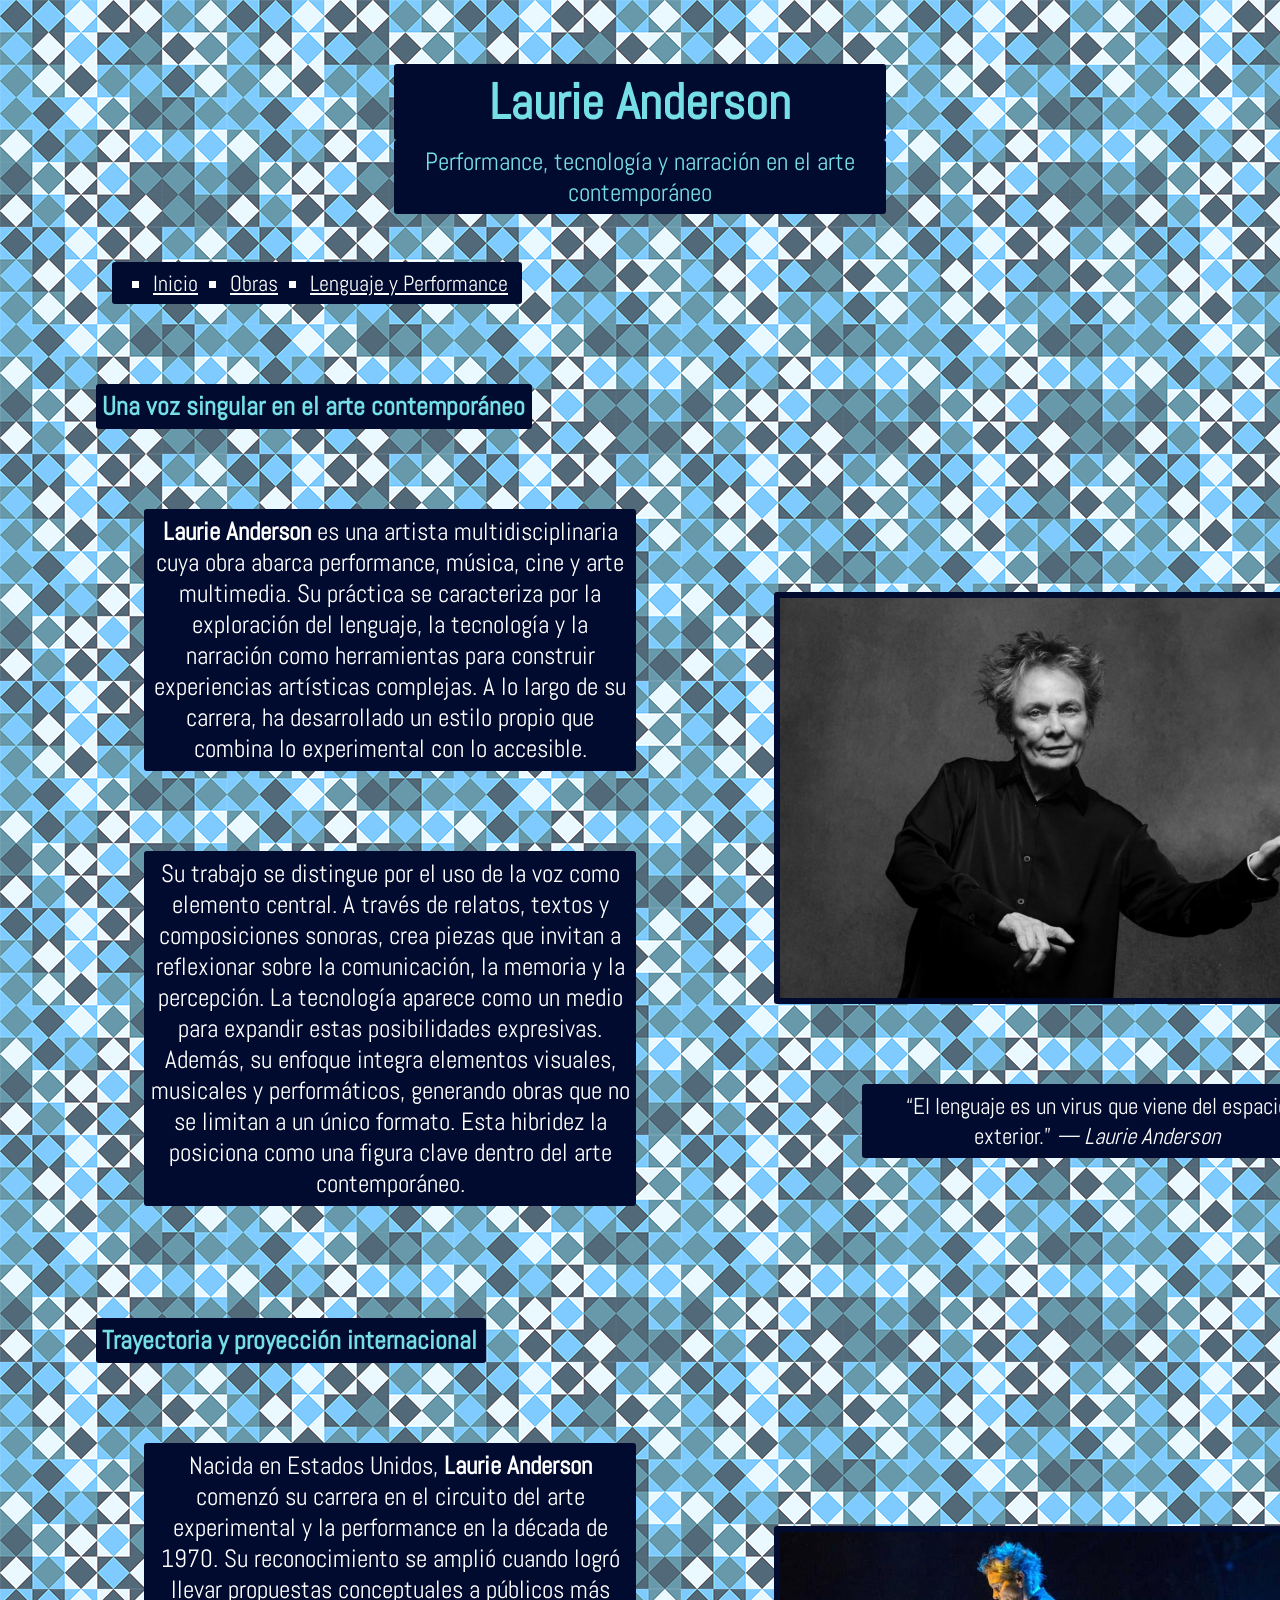
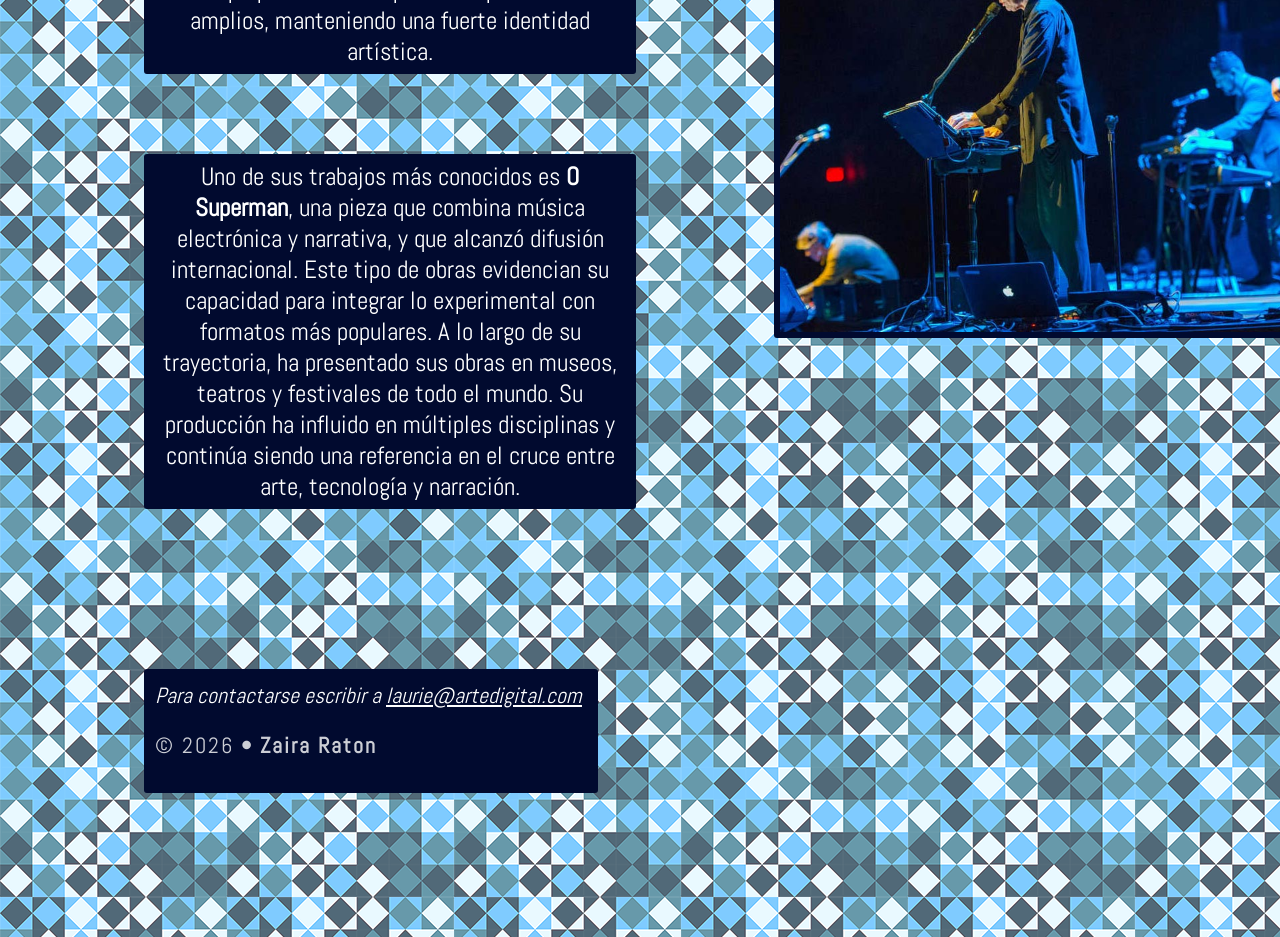
<file: docs/index.html>
<!DOCTYPE html>
<html lang="es">

<head>
    <meta charset="UTF-8">
    <title>Laurie Anderson - Inicio</title>
    <link href="css/estilos.css" rel="stylesheet">

    <link rel="preconnect" href="https://fonts.googleapis.com">
    <link rel="preconnect" href="https://fonts.gstatic.com" crossorigin>
    <link href="https://fonts.googleapis.com/css2?family=Abel&display=swap" rel="stylesheet">
</head>

<body>

    <header>
        <div class="contenedor-general">
        <h1 class="contenedor">Laurie Anderson</h1>
        <p class="contenedor parrafo-titulo">Performance, tecnología y narración en el arte contemporáneo</p>
        <nav>
            <ul id="nav">
                <li><a href="index.html">Inicio</a></li>
                <li><a href="obras.html">Obras</a></li>
                <li><a href="lenguaje-artistico.html">Lenguaje y Performance</a></li>
            </ul>
        </nav>
        </div>
    </header>

    <main>

<section class="article1">
<div>
    <h2 class="encabezados w1 titulo-normal">Una voz singular en el arte contemporáneo</h2>
    <p class="parrafo clases"><span>Laurie Anderson</span> es una artista multidisciplinaria cuya obra abarca performance, música, cine y arte multimedia.
        Su práctica se caracteriza por la exploración del lenguaje, la tecnología y la narración como herramientas para
        construir experiencias artísticas complejas. A lo largo de su carrera, ha desarrollado un estilo propio que combina lo
        experimental con lo accesible.
    </p>


    <p class="parrafo clases">Su trabajo se distingue por el uso de la voz como elemento central. A través de relatos, textos y composiciones
        sonoras, crea piezas que invitan a reflexionar sobre la comunicación, la memoria y la percepción. La tecnología 
        aparece como un medio para expandir estas posibilidades expresivas.
        Además, su enfoque integra elementos visuales, musicales y performáticos, generando obras que no se limitan a un
        único formato. Esta hibridez la posiciona como una figura clave dentro del arte contemporáneo.
    </p>
</div>
<div>
<div class="galeria">
        <img src="img/anderson-1.jpg" alt="Laurie Anderson" width="600" height="400">
</div>
        <blockquote>
            <p class="parrafo cita">“El lenguaje es un virus que viene del espacio exterior.” <cite> — Laurie Anderson</cite></p>
        </blockquote>

</div>  
</section>

<article class="article1">
    <div>

    <h2 class="encabezados w2 titulo-normal">Trayectoria y proyección internacional</h2>
    <p class="parrafo clases">Nacida en Estados Unidos, <span>Laurie Anderson</span> comenzó su carrera en el circuito del arte experimental y la
        performance en la década de 1970. Su reconocimiento se amplió cuando logró llevar propuestas
        conceptuales a públicos más amplios, manteniendo una fuerte identidad artística.
    </p>

    <p class="parrafo clases">Uno de sus trabajos más conocidos es <span>O Superman</span>, una pieza que combina música electrónica y narrativa, y
        que alcanzó difusión internacional. Este tipo de obras evidencian su capacidad para integrar lo experimental
        con formatos más populares.
        A lo largo de su trayectoria, ha presentado sus obras en museos, teatros y festivales de todo el mundo.
        Su producción ha influido en múltiples disciplinas y continúa siendo una referencia en el cruce entre arte,
        tecnología y narración.
    </p> 
</div>
    <div class="galeria">
    
        <img src="img/anderson-2.jpg" alt="Laurie Anderson" width="600" height="400">
    
    </div>
   
    </article>      
    <footer>
            <address>
                Para contactarse escribir a <a href="mailto:laurie@artedigital.com">laurie@artedigital.com</a>
            </address>
            <p>© 2026 <span>• Zaira Raton</span></p>
        </footer>

</main>
<!--Declaración de uso de IA.
Use la IA para verificar si estaba bien organizado el HTML y el CSS, tambien para agregar contenido en OBRAS-->
</body>

</html>
</file>
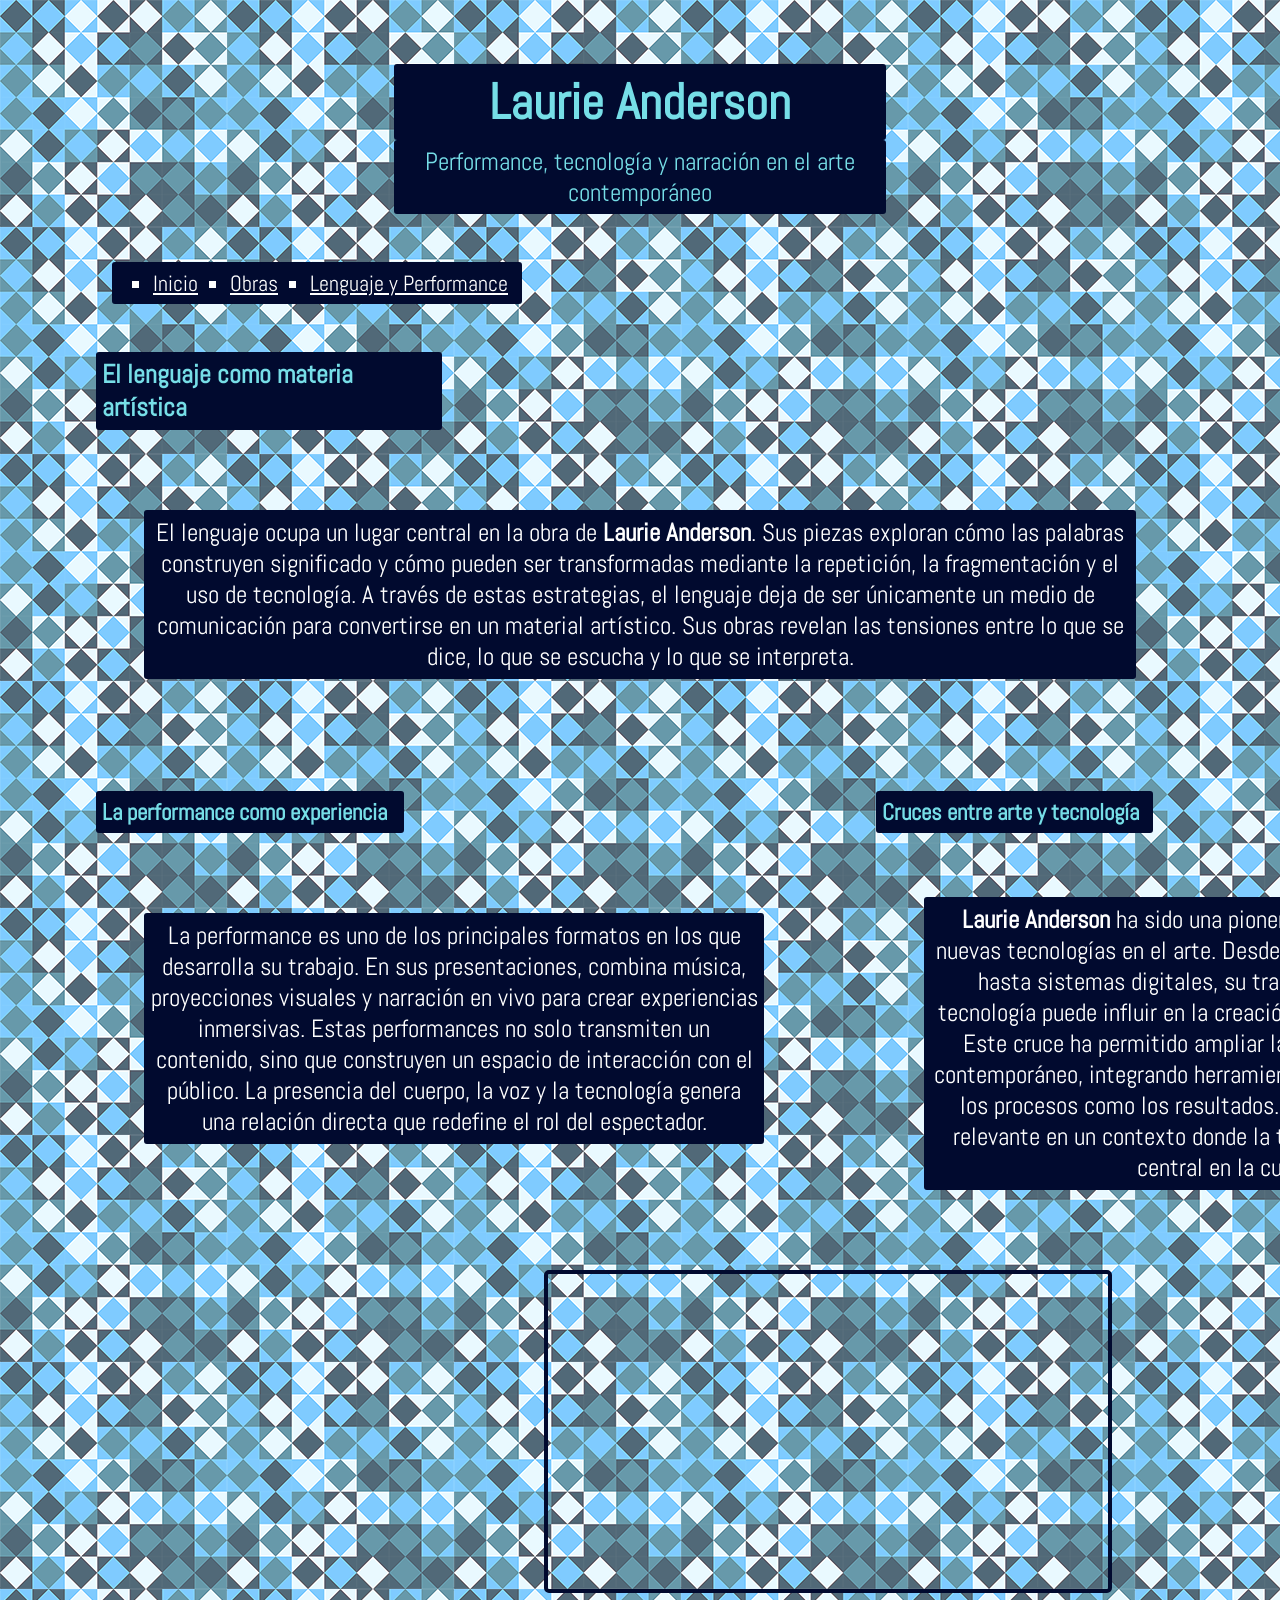
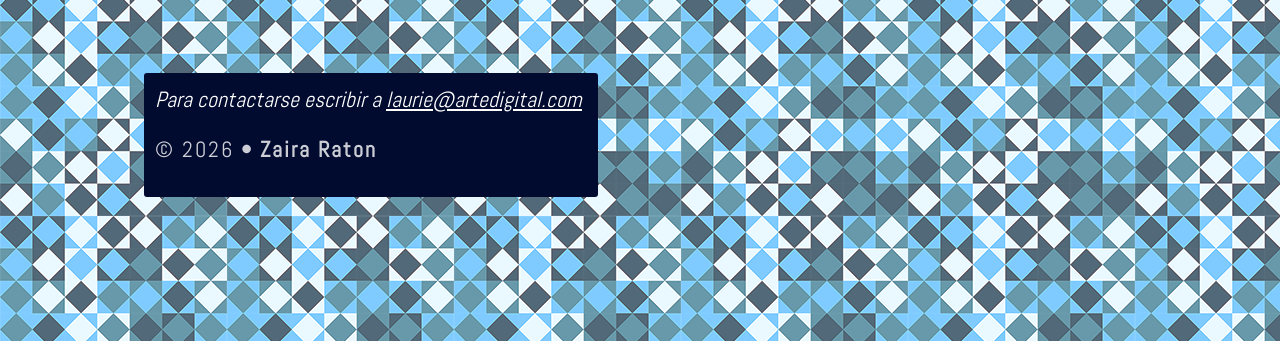
<file: docs/lenguaje-artistico.html>
<!DOCTYPE html>
<html lang="es">

<head>
    <meta charset="UTF-8">
    <title>Laurie Anderson - Lenguaje y Performance</title>
    <link  href="css/estilos.css" rel="stylesheet">

    <link rel="preconnect" href="https://fonts.googleapis.com">
    <link rel="preconnect" href="https://fonts.gstatic.com" crossorigin>
    <link href="https://fonts.googleapis.com/css2?family=Abel&display=swap" rel="stylesheet">
</head>

<body>

    <header>
        <div class="contenedor-general">
        <h1  class="contenedor">Laurie Anderson</h1>
        <p class="contenedor parrafo-titulo">Performance, tecnología y narración en el arte contemporáneo</p>
        <nav>
            <ul id="nav">
                <li><a href="index.html">Inicio</a></li>
                <li><a href="obras.html">Obras</a></li>
                <li><a href="lenguaje-artistico.html">Lenguaje y Performance</a></li>
            </ul>
        </nav>
    </div>
    </header>

<main>
    <section>
        <div>
        <h2 class="encabezados w5 titulo-normal">El lenguaje como materia artística</h2>
        <p class="parrafo">El lenguaje ocupa un lugar central en la obra de <span>Laurie Anderson</span>. Sus piezas exploran cómo las palabras
            construyen significado y cómo pueden ser transformadas mediante la repetición, la fragmentación y el uso de
            tecnología.
            A través de estas estrategias, el lenguaje deja de ser únicamente un medio de comunicación para convertirse
            en un material artístico. Sus obras revelan las tensiones entre lo que se dice, lo que se escucha y lo que
            se interpreta.</p>
            </div>
        </section>

    <article>
        <div class="div">
        <div>
        <h2 class="encabezados w6 titulo-chico">La performance como experiencia</h2>
        <p class="parrafo p1art">La performance es uno de los principales formatos en los que desarrolla su trabajo. En sus presentaciones,
            combina música, proyecciones visuales y narración en vivo para crear experiencias inmersivas.
            Estas performances no solo transmiten un contenido, sino que construyen un espacio de interacción con el
            público. La presencia del cuerpo, la voz y la tecnología genera una relación directa que redefine el rol del
            espectador.</p>
                </div>

        <div>
        <h2 class="encabezados w7 titulo-chico">Cruces entre arte y tecnología</h2>
        <p class="parrafo p2art"><span>Laurie Anderson</span> ha sido una pionera en la incorporación de nuevas tecnologías en el arte. Desde instrumentos
            modificados hasta sistemas digitales, su trabajo investiga cómo la tecnología puede influir en la creación y la
            percepción artística.
            Este cruce ha permitido ampliar las posibilidades del arte contemporáneo, integrando herramientas que
            transforman tanto los procesos como los resultados. Su obra continúa siendo relevante en un contexto donde la
            tecnología ocupa un lugar central en la cultura.</p>
            

                </div>
            </div>
  </article>
                <div class="video">
                    <iframe width="560" height="315" src="https://www.youtube.com/embed/Vzt2p4XkKco?si=XBq9bj40eE0sdVLp"
                        title="YouTube video player" frameborder="0"
                        allow="accelerometer; autoplay; clipboard-write; encrypted-media; gyroscope; picture-in-picture; web-share"
                        referrerpolicy="strict-origin-when-cross-origin" allowfullscreen></iframe>
                
                </div>

            <footer>
                <address>
                    Para contactarse escribir a <a href="mailto:laurie@artedigital.com">laurie@artedigital.com</a>
                </address>
                <p>© 2026 <span>• Zaira Raton</span></p>
            </footer>

</main>
<!--Declaración de uso de IA.
Use la IA para verificar si estaba bien organizado el HTML y el CSS, tambien para agregar contenido en OBRAS-->
</body>

</html>
</file>
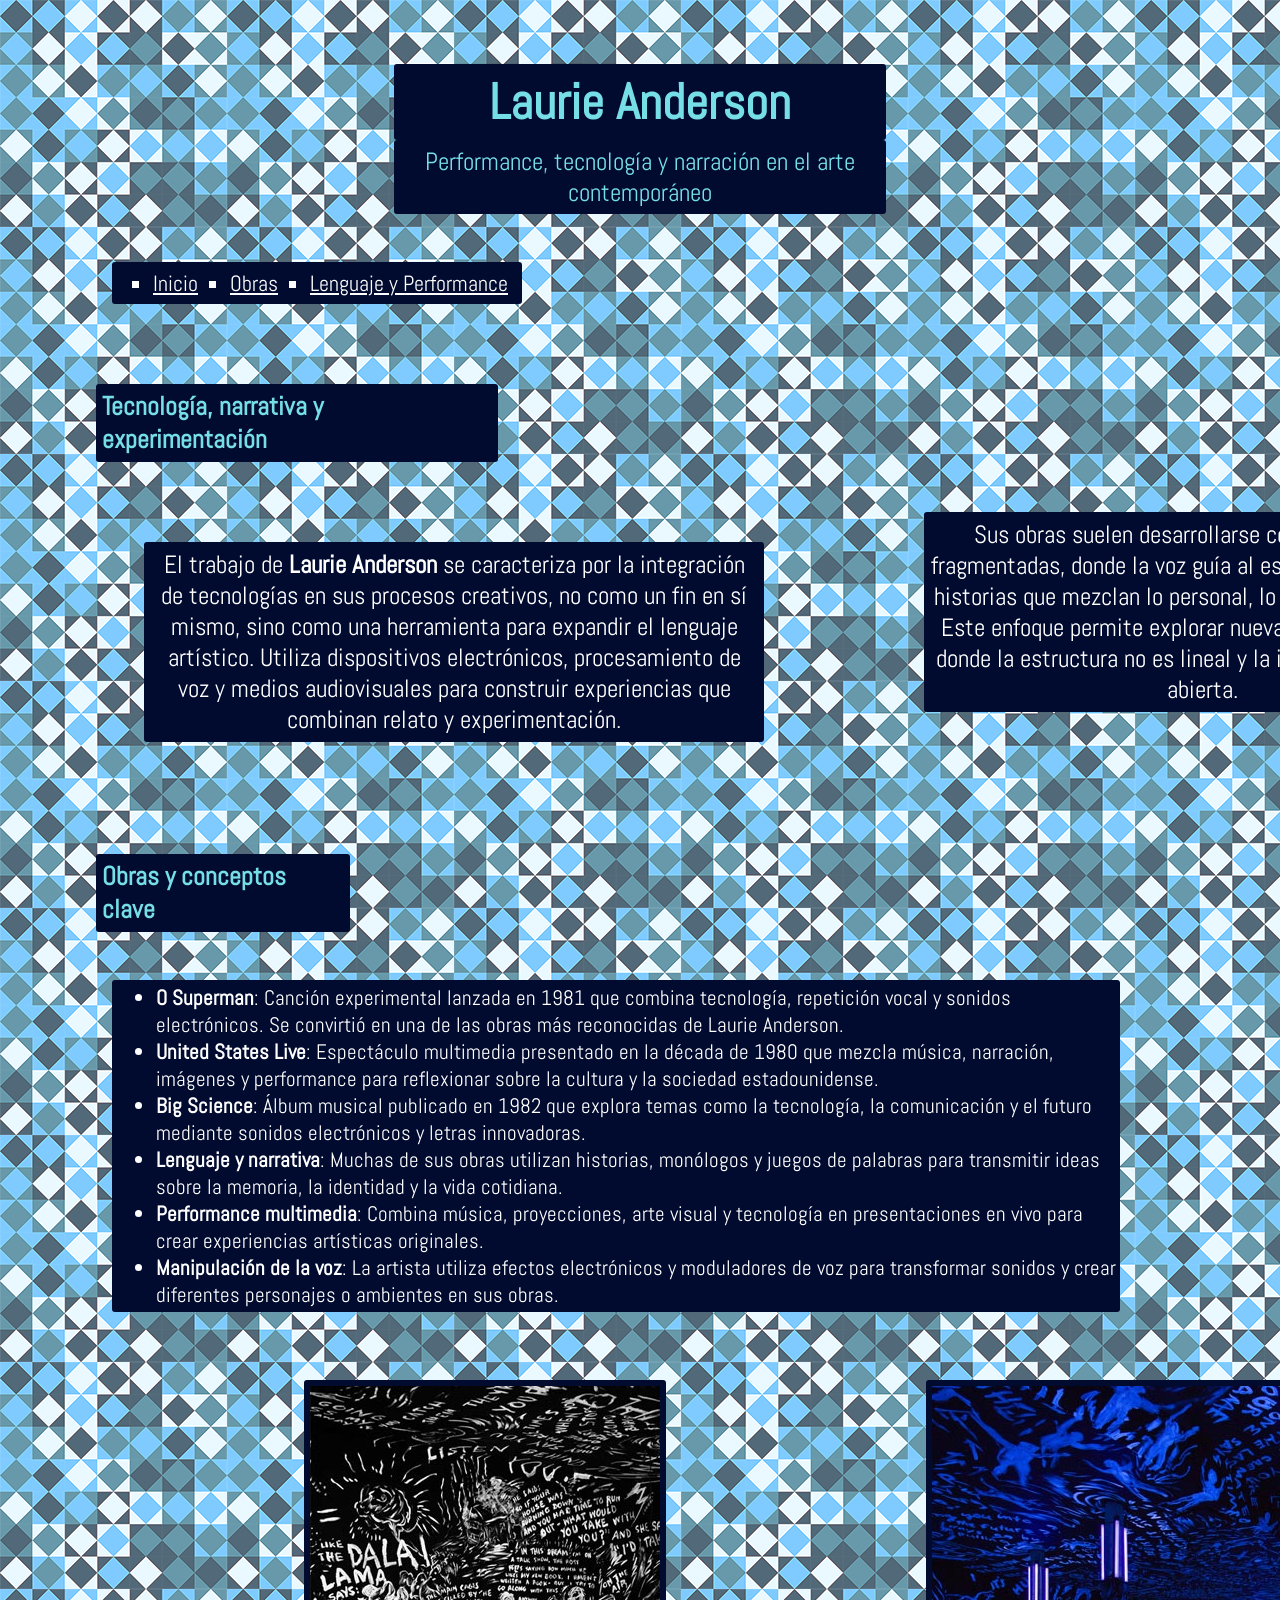
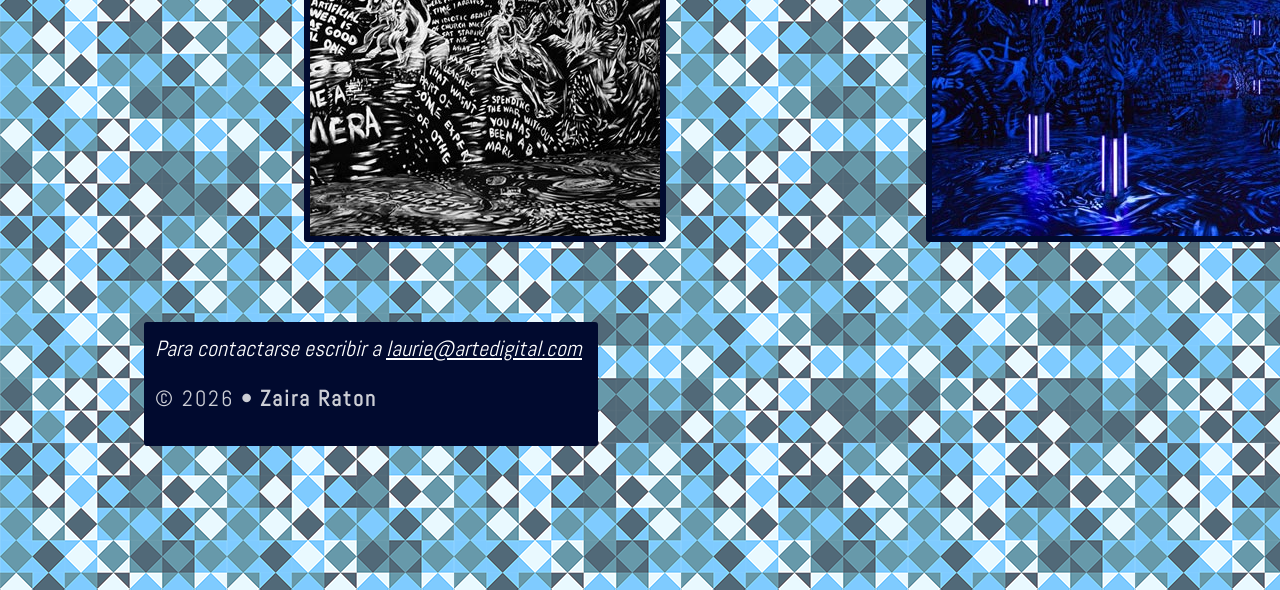
<file: docs/obras.html>
<!DOCTYPE html>
<html lang="es">

<head>
    <meta charset="UTF-8">
    <title>Laurie Anderson - Obras</title>
    <link href="css/estilos.css" rel="stylesheet">

    <link rel="preconnect" href="https://fonts.googleapis.com">
    <link rel="preconnect" href="https://fonts.gstatic.com" crossorigin>
    <link href="https://fonts.googleapis.com/css2?family=Abel&display=swap" rel="stylesheet">
</head>

<body>

    <header>
        <div class="contenedor-general">
        <h1 class="contenedor">Laurie Anderson</h1>
        <p class="contenedor parrafo-titulo">Performance, tecnología y narración en el arte contemporáneo</p>
        <nav>
            <ul id="nav">
                <li><a href="index.html">Inicio</a></li>
                <li><a href="obras.html">Obras</a></li>
                <li><a href="lenguaje-artistico.html">Lenguaje y Performance</a></li>
            </ul>
        </nav>
    </div>
    </header>

    <main>
        <section>
        <div class="div">
            <div>
            <h2 class="encabezados w3 titulo-normal">Tecnología, narrativa y experimentación</h2>

            <p class="parrafo clases p1obras">
                El trabajo de <span>Laurie Anderson</span> se caracteriza por la integración de tecnologías
                en sus procesos creativos, no como un fin en sí mismo, sino como una herramienta
                para expandir el lenguaje artístico. Utiliza dispositivos electrónicos,
                procesamiento de voz y medios audiovisuales para construir experiencias que
                combinan relato y experimentación.
            </p>
        </div>

        <div>
            <p class="parrafo clases p2obras">
                Sus obras suelen desarrollarse como narraciones fragmentadas, donde la voz guía
                al espectador a través de historias que mezclan lo personal, lo político y lo
                ficticio. Este enfoque permite explorar nuevas formas de contar, donde la
                estructura no es lineal y la interpretación queda abierta.
            </p>
            </div>
</div>
</section>
<section>
    <div>
                <h2 class="encabezados w4 titulo-normal">Obras y conceptos clave</h2>
                
                <ul class="ul-obras">
                    <li><span>O Superman</span>: Canción experimental lanzada en 1981 que combina tecnología, repetición vocal y sonidos
                        electrónicos. Se convirtió en una de las obras más reconocidas de Laurie Anderson.</li>
                    <li><span>United States Live</span>: Espectáculo multimedia presentado en la década de 1980 que mezcla música,
                        narración, imágenes y performance para reflexionar sobre la cultura y la sociedad estadounidense.</li>
                    <li><span>Big Science</span>: Álbum musical publicado en 1982 que explora temas como la tecnología, la comunicación
                        y el futuro mediante sonidos electrónicos y letras innovadoras.</li>
                    <li><span>Lenguaje y narrativa</span>: Muchas de sus obras utilizan historias, monólogos y juegos de palabras para
                        transmitir ideas sobre la memoria, la identidad y la vida cotidiana.</li>
                    <li><span>Performance multimedia</span>: Combina música, proyecciones, arte visual y tecnología en presentaciones en
                        vivo para crear experiencias artísticas originales.</li>
                    <li><span>Manipulación de la voz</span>: La artista utiliza efectos electrónicos y moduladores de voz para
                        transformar sonidos y crear diferentes personajes o ambientes en sus obras.</li>
                </ul>
                </div>
                </section>

<div class="posicion-fotos">
    <div class="galeria galeria2">
        <img src="img/anderson-3.jpg" alt="Obra de Laurie Anderson" width="350" height="450">
    </div>

    <div class="galeria galeria2">
        <img src="img/anderson-4.jpg" alt="Obra de Laurie Anderson" width="350" height="450">
    </div>
</div>

            <footer>
                <address>
                    Para contactarse escribir a <a href="mailto:laurie@artedigital.com">laurie@artedigital.com</a>
                </address>
                <p>© 2026 <span>• Zaira Raton</span></p>
            </footer>
            
</main>
<!--Declaración de uso de IA.
Use la IA para verificar si estaba bien organizado el HTML y el CSS, tambien para agregar contenido en OBRAS-->            
</body>
            
</html>
</file>
<file: docs/css/estilos.css>
body {
    background-image:
        linear-gradient(rgba(255, 255, 255, 0.3),
            rgba(255, 255, 255, 0.3)),
        url('../img/fondo.png');
    font-family: 'Abel', Arial, sans-serif;
    margin: 2rem;
    padding: 2rem;
    max-width: 1200px;
}

.contenedor-general {
    max-width: 1700px;
    margin: 0 auto;
}

.contenedor { /* contenedor header INDEX */
    /* todos los h1 */
    color: rgb(118, 222, 231);
    background-color: rgb(1, 10, 47);
    border: 4px solid rgb(1, 10, 47);
    border-radius: 3px;
    border-width: 6px;
    border-block-width: 6px;
    font-size: 50px;
    text-align: center;
    max-width: 30rem;
    margin: auto;
}

.parrafo-titulo { /* parrafo titulo INDEX */
    font-size: 25px;
}

.encabezados { /* h2 */
    color: rgb(118, 222, 231);
    background-color: rgb(1, 10, 47);
    border: 4px solid rgb(1, 10, 47);
    border-radius: 3px;
    border-width: 6px;
    border-block-width: 6px;
    text-align: left;
    margin: 2rem;}

/* medidas y margen de h2 */
.w1 { width: 65%;}
.w2 { width: 58%;}
.w3 { width: 50%;}
.w4 { width: 21%;}
.w5 { width: 29%;}
.w6 { width: 38%;}
.w7 { width: 34%;}

.titulo-chico { /* h2 */
    font-size: 23px;
}

.titulo-normal { /* h2 */    
    font-size: 26px;
}

.parrafo { /* todos los parrafos */
    color: rgb(255, 255, 255);
    background-color: rgb(1, 10, 47);
    border: 4px solid rgb(1, 10, 47);
    border-radius: 3px;
    border-width: 6px;
    border-block-width: 7px;
    font-size: 25px;
    text-align: center;
    display: block;
    margin: 5rem;
}


.cita { /* cita de autor INDEX */
    margin-right: 61rem;
    font-size: 23px;
    text-align: center;
    width: 40%;
}

.clases { /* parrafos de INDEX, OBRAS */
    width: 30rem;
}

.p1art { /* parrafo 1 LENGUAJE ARTISTICO */
    width: 38rem;
}

.p2art { /* parrafo 2 LENGUAJE ARTISTICO */
    width: 38rem;
    margin-top: 4rem;
}

.p1obras { /* parrafo 1 de OBRAS */
    width: 38rem;
}

.p2obras { /* parrafo 2 de OBRAS */
    margin-top: 10rem;
    width: 34rem;
}

.galeria { /* fotos en OBRAS */
    display: flex;
    gap: 30px;
    border: 6px solid rgb(1, 10, 47);
    border-radius: 3px;
    width: 600px;
    height: 400px;
    margin-left: 2rem;
    margin-top: 15rem;
}

.galeria2 { /* posición de fotos en OBRAS */
    width: 350px;
    height: 450px;
    margin-left: 15rem;
    margin-top: 20px;
}

.posicion-fotos { /* posición de fotos en OBRAS */
    display: flex;
    gap: 20px;
    margin-top: 20px;
}

.video { /* posición del video en IA */
    border: 4px solid rgb(1, 10, 47);
    border-radius: 5px;
    width: 560px;
    height: 315px;
    margin-left: 30rem;
}

.article1 { /* posición de parrafos en INDEX */
    display: flex;
    gap: 5%;
    align-items: flex-start;
    width: 45%;
}

.div { /* posicion de parrafos en LENGUAJE ARTISTICO */
   display: flex;
}

span { /* nombre de artista en negrita */
    color: rgb(255, 255, 255);
    font-weight: bold;
}

span:hover, cite:hover, a:hover { /* nombre de artista, obras y mail colores */
    color: rgb(118, 222, 231);
}

a { /* color de enlaces nav y mail */
   color: rgb(255, 255, 255);
}

#nav { /* barra de navegación */
    color: rgb(255, 255, 255);
    background-color: rgb(1, 10, 47);
    margin-right: 86%;
    border: 4px solid rgb(1, 10, 47);
    border-radius: 3px;
    border-width: 1px;
    border-block-width: 7px;
    font-size: 22px;
    display: flex;
    gap: 32px;
    list-style-type: square;
    width: 23rem;
    margin: 3rem;
}

.ul-obras { /* lista de OBRAS */
    background-color: rgb(1, 10, 47);
    border: 4px solid rgb(1, 10, 47);
    border-radius: 3px;
    color: white;
    font-size: 21px;
    width: 60rem;
    margin: 3rem;
}

footer { /* pie de las páginas contacto */
    color: rgb(255, 255, 255);
    background-color: rgb(1, 10, 47);
    border: 4px solid rgb(1, 10, 47);
    border-radius: 3px;
    border-width: 6px;
    border-block-width: 7px;
    font-size: 22px;
    text-align: left;
    margin: 5rem;
    width: 27rem;
    padding: 5px;
}

footer p{ /* pie de las páginas */
    opacity: 0.8;
    letter-spacing: 2px;
}
</file>
